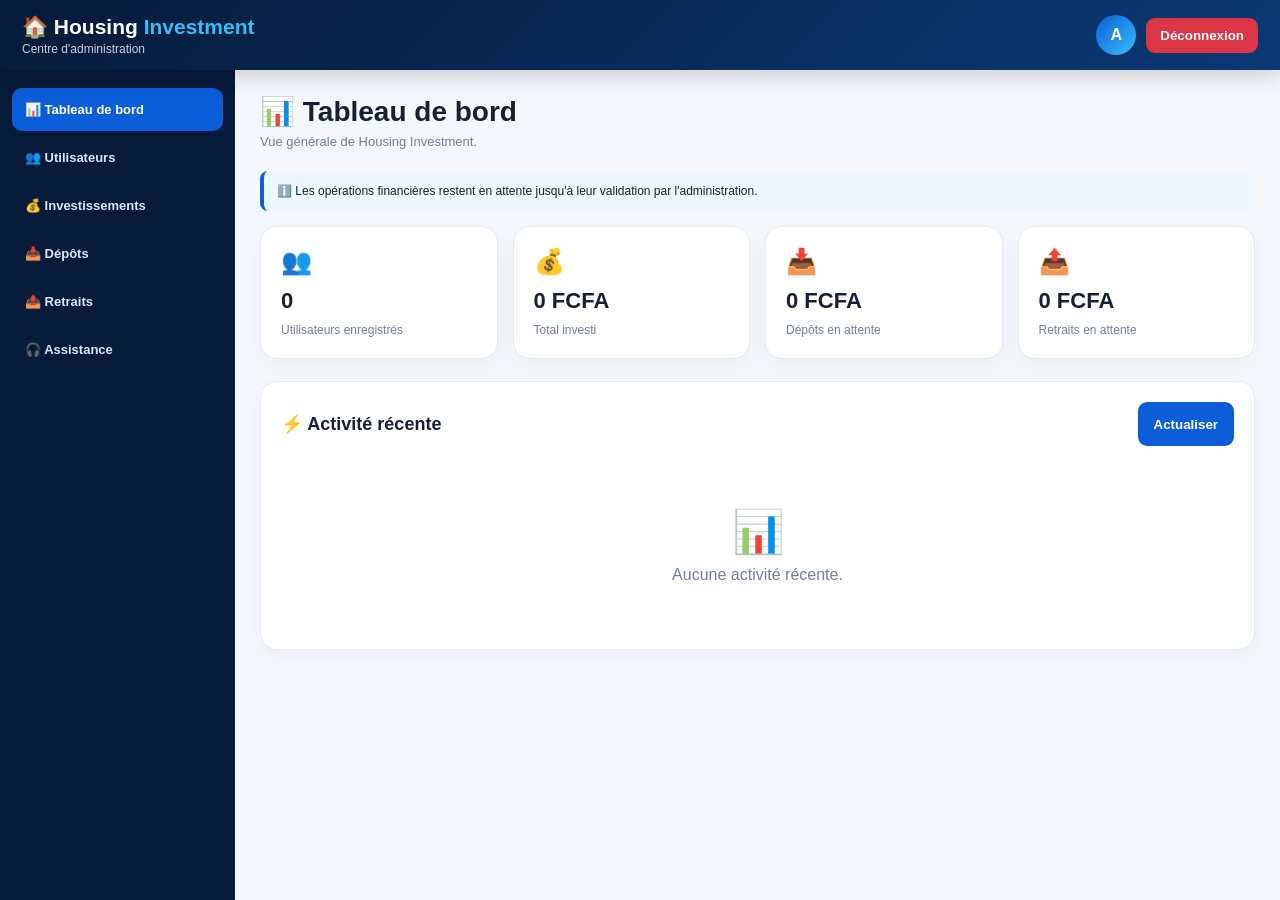
<file: admin.html>
<!DOCTYPE html>
<html lang="fr">
<head>
<meta charset="UTF-8">
<meta name="viewport" content="width=device-width,initial-scale=1.0">

<title>Administration — Housing Investment</title>

<style>
*{
    box-sizing:border-box;
    margin:0;
    padding:0;
}

:root{
    --navy:#071b3a;
    --navy2:#0b2854;
    --blue:#0b5ed7;
    --cyan:#38bdf8;
    --green:#198754;
    --orange:#f59e0b;
    --red:#dc3545;
    --bg:#f4f7fb;
    --card:#fff;
    --text:#172033;
    --muted:#718096;
    --border:#e5eaf0;
}

body{
    font-family:Arial,Helvetica,sans-serif;
    background:var(--bg);
    color:var(--text);
}

/* HEADER */

header{
    height:70px;
    background:linear-gradient(135deg,#071b3a,#0b3975);
    color:#fff;
    display:flex;
    align-items:center;
    justify-content:space-between;
    padding:0 22px;
    position:sticky;
    top:0;
    z-index:1000;
    box-shadow:0 5px 25px rgba(0,0,0,.18);
}

.logo{
    font-size:21px;
    font-weight:900;
}

.logo span{
    color:var(--cyan);
}

.admin-title{
    font-size:12px;
    opacity:.8;
    margin-top:3px;
}

.header-right{
    display:flex;
    align-items:center;
    gap:10px;
}

.admin-avatar{
    width:40px;
    height:40px;
    border-radius:50%;
    background:linear-gradient(135deg,#0b5ed7,#38bdf8);
    display:flex;
    align-items:center;
    justify-content:center;
    font-weight:900;
}

.logout{
    border:0;
    background:var(--red);
    color:white;
    padding:10px 14px;
    border-radius:9px;
    cursor:pointer;
    font-weight:bold;
}

/* LAYOUT */

.layout{
    display:flex;
    min-height:calc(100vh - 70px);
}

.sidebar{
    width:235px;
    background:var(--navy);
    color:white;
    padding:18px 12px;
    flex-shrink:0;
}

.menu{
    width:100%;
    border:0;
    background:transparent;
    color:#dce7f5;
    text-align:left;
    padding:14px 13px;
    border-radius:10px;
    margin-bottom:5px;
    cursor:pointer;
    font-size:13px;
    font-weight:600;
    transition:.2s;
}

.menu:hover,
.menu.active{
    background:var(--blue);
    color:white;
}

.main{
    flex:1;
    padding:25px;
    min-width:0;
}

.page{
    display:none;
}

.page.active{
    display:block;
}

.title{
    margin-bottom:22px;
}

.title h1{
    font-size:28px;
    margin-bottom:6px;
}

.title p{
    color:var(--muted);
    font-size:13px;
}

/* DASHBOARD CARDS */

.stats{
    display:grid;
    grid-template-columns:repeat(4,1fr);
    gap:15px;
    margin-bottom:22px;
}

.stat{
    background:var(--card);
    border:1px solid var(--border);
    border-radius:17px;
    padding:20px;
    box-shadow:0 6px 22px rgba(0,0,0,.04);
}

.stat-icon{
    font-size:25px;
    margin-bottom:12px;
}

.stat strong{
    display:block;
    font-size:22px;
    margin-bottom:6px;
}

.stat span{
    color:var(--muted);
    font-size:12px;
}

/* CARDS */

.card{
    background:white;
    border:1px solid var(--border);
    border-radius:17px;
    padding:20px;
    margin-bottom:20px;
    box-shadow:0 6px 22px rgba(0,0,0,.04);
}

.card-title{
    display:flex;
    justify-content:space-between;
    align-items:center;
    gap:10px;
    margin-bottom:16px;
}

.card-title h2{
    font-size:18px;
}

/* SEARCH */

.toolbar{
    display:flex;
    gap:10px;
    flex-wrap:wrap;
    margin-bottom:15px;
}

.search{
    flex:1;
    min-width:220px;
    height:44px;
    border:1px solid #d8dee8;
    border-radius:9px;
    padding:0 13px;
    outline:none;
}

.search:focus{
    border-color:var(--blue);
}

.refresh{
    height:44px;
    border:0;
    background:var(--blue);
    color:white;
    padding:0 16px;
    border-radius:9px;
    cursor:pointer;
    font-weight:bold;
}

/* TABLE */

.table-container{
    width:100%;
    overflow-x:auto;
}

table{
    width:100%;
    border-collapse:collapse;
    min-width:750px;
}

th{
    background:#f4f7fb;
    color:#536274;
    font-size:11px;
    text-align:left;
    padding:13px;
    white-space:nowrap;
}

td{
    padding:13px;
    border-top:1px solid #edf0f4;
    font-size:12px;
    vertical-align:middle;
}

tr:hover td{
    background:#fafcff;
}

.badge{
    display:inline-block;
    padding:5px 9px;
    border-radius:20px;
    font-size:10px;
    font-weight:bold;
}

.green{
    background:#e6f7ee;
    color:#198754;
}

.orange{
    background:#fff3dc;
    color:#b56b00;
}

.red{
    background:#fde8ea;
    color:#c82333;
}

.blue{
    background:#e7f1ff;
    color:#0b5ed7;
}

/* BUTTONS */

.btn{
    border:0;
    border-radius:7px;
    padding:8px 10px;
    cursor:pointer;
    font-size:11px;
    font-weight:bold;
    margin:2px;
}

.btn-green{
    background:#198754;
    color:white;
}

.btn-red{
    background:#dc3545;
    color:white;
}

.btn-blue{
    background:#0b5ed7;
    color:white;
}

.btn-gray{
    background:#edf0f4;
    color:#333;
}

/* EMPTY */

.empty{
    text-align:center;
    padding:45px 20px;
    color:var(--muted);
}

.empty-icon{
    font-size:42px;
    margin-bottom:10px;
}

/* MODAL */

.modal{
    position:fixed;
    inset:0;
    background:rgba(0,0,0,.58);
    display:none;
    align-items:center;
    justify-content:center;
    padding:20px;
    z-index:3000;
}

.modal.show{
    display:flex;
}

.modal-box{
    width:100%;
    max-width:480px;
    max-height:90vh;
    overflow:auto;
    background:white;
    border-radius:18px;
    padding:24px;
}

.modal-box h2{
    margin-bottom:17px;
}

.modal-box input,
.modal-box textarea,
.modal-box select{
    width:100%;
    border:1px solid #d8dee8;
    border-radius:9px;
    padding:12px;
    margin-bottom:12px;
    outline:none;
    font-family:inherit;
}

.modal-box textarea{
    min-height:110px;
    resize:vertical;
}

.modal-actions{
    display:flex;
    gap:8px;
    margin-top:5px;
}

.modal-actions button{
    flex:1;
    height:44px;
    border:0;
    border-radius:9px;
    cursor:pointer;
    font-weight:bold;
}

.cancel{
    background:#edf0f4;
}

.confirm{
    background:var(--blue);
    color:white;
}

/* NOTIFICATION */

.notice{
    background:#eef6ff;
    border-left:4px solid var(--blue);
    border-radius:8px;
    padding:13px;
    font-size:12px;
    margin-bottom:15px;
}

/* MOBILE */

@media(max-width:1100px){

    .stats{
        grid-template-columns:repeat(2,1fr);
    }
}

@media(max-width:800px){

    .layout{
        display:block;
    }

    .sidebar{
        width:100%;
        display:flex;
        overflow-x:auto;
        padding:8px;
        gap:5px;
    }

    .menu{
        width:auto;
        white-space:nowrap;
        margin:0;
    }

    .main{
        padding:15px;
    }

    .admin-title{
        display:none;
    }
}

@media(max-width:550px){

    header{
        padding:0 12px;
    }

    .logo{
        font-size:16px;
    }

    .logout{
        padding:8px 9px;
        font-size:10px;
    }

    .stats{
        grid-template-columns:1fr;
    }

    .title h1{
        font-size:23px;
    }

    .admin-avatar{
        width:35px;
        height:35px;
    }
}
</style>
</head>

<body>

<header>

    <div>
        <div class="logo">
            🏠 Housing <span>Investment</span>
        </div>

        <div class="admin-title">
            Centre d'administration
        </div>
    </div>

    <div class="header-right">

        <div class="admin-avatar">
            A
        </div>

        <button
            class="logout"
            onclick="adminLogout()">

            Déconnexion

        </button>

    </div>

</header>


<div class="layout">

<aside class="sidebar">

    <button
        class="menu active"
        onclick="showAdminPage('dashboard',this)">

        📊 Tableau de bord

    </button>

    <button
        class="menu"
        onclick="showAdminPage('users',this)">

        👥 Utilisateurs

    </button>

    <button
        class="menu"
        onclick="showAdminPage('investments',this)">

        💰 Investissements

    </button>

    <button
        class="menu"
        onclick="showAdminPage('deposits',this)">

        📥 Dépôts

    </button>

    <button
        class="menu"
        onclick="showAdminPage('withdrawals',this)">

        📤 Retraits

    </button>

    <button
        class="menu"
        onclick="showAdminPage('support',this)">

        🎧 Assistance

    </button>

</aside>


<main class="main">


<!-- DASHBOARD -->

<section
    id="dashboard"
    class="page active">

    <div class="title">

        <h1>
            📊 Tableau de bord
        </h1>

        <p>
            Vue générale de Housing Investment.
        </p>

    </div>

    <div class="notice">
        ℹ️ Les opérations financières restent en attente
        jusqu'à leur validation par l'administration.
    </div>


    <div class="stats">

        <div class="stat">

            <div class="stat-icon">
                👥
            </div>

            <strong id="statUsers">
                0
            </strong>

            <span>
                Utilisateurs enregistrés
            </span>

        </div>


        <div class="stat">

            <div class="stat-icon">
                💰
            </div>

            <strong id="statInvestments">
                0 FCFA
            </strong>

            <span>
                Total investi
            </span>

        </div>


        <div class="stat">

            <div class="stat-icon">
                📥
            </div>

            <strong id="statDeposits">
                0 FCFA
            </strong>

            <span>
                Dépôts en attente
            </span>

        </div>


        <div class="stat">

            <div class="stat-icon">
                📤
            </div>

            <strong id="statWithdrawals">
                0 FCFA
            </strong>

            <span>
                Retraits en attente
            </span>

        </div>

    </div>


    <div class="card">

        <div class="card-title">

            <h2>
                ⚡ Activité récente
            </h2>

            <button
                class="refresh"
                onclick="refreshAdmin()">

                Actualiser

            </button>

        </div>

        <div id="recentActivity"></div>

    </div>

</section>


<!-- USERS -->

<section
    id="users"
    class="page">

    <div class="title">

        <h1>
            👥 Utilisateurs
        </h1>

        <p>
            Tous les comptes enregistrés sur la plateforme.
        </p>

    </div>

    <div class="card">

        <div class="toolbar">

            <input
                id="userSearch"
                class="search"
                type="search"
                placeholder="Rechercher par nom ou téléphone..."
                oninput="displayUsers()">

            <button
                class="refresh"
                onclick="displayUsers()">

                Actualiser

            </button>

        </div>

        <div
            id="usersTable"
            class="table-container">
        </div>

    </div>

</section>


<!-- INVESTMENTS -->

<section
    id="investments"
    class="page">

    <div class="title">

        <h1>
            💰 Investissements
        </h1>

        <p>
            Suivi des investissements enregistrés.
        </p>

    </div>

    <div class="card">

        <div
            id="investmentsTable"
            class="table-container">
        </div>

    </div>

</section>


<!-- DEPOSITS -->

<section
    id="deposits"
    class="page">

    <div class="title">

        <h1>
            📥 Dépôts
        </h1>

        <p>
            Validation des demandes de dépôt.
        </p>

    </div>

    <div class="notice">
        💡 Frais de dépôt : <strong>1 %</strong>.
        Le montant net crédité est calculé lors de la validation.
    </div>

    <div class="card">

        <div
            id="depositsTable"
            class="table-container">
        </div>

    </div>

</section>


<!-- WITHDRAWALS -->

<section
    id="withdrawals"
    class="page">

    <div class="title">

        <h1>
            📤 Retraits
        </h1>

        <p>
            Gestion des demandes de retrait.
        </p>

    </div>

    <div class="notice">
        💡 Frais de retrait : <strong>25 %</strong>.
        Le montant net envoyé au client est calculé lors de la validation.
    </div>

    <div class="card">

        <div
            id="withdrawalsTable"
            class="table-container">
        </div>

    </div>

</section>


<!-- SUPPORT -->

<section
    id="support"
    class="page">

    <div class="title">

        <h1>
            🎧 Assistance
        </h1>

        <p>
            Gestion des demandes des utilisateurs.
        </p>

    </div>

    <div class="card">

        <div
            id="supportTable"
            class="table-container">
        </div>

    </div>

</section>


</main>

</div>


<!-- MODAL REPONSE -->

<div
    id="supportModal"
    class="modal">

    <div class="modal-box">

        <h2>
            🎧 Répondre à l'utilisateur
        </h2>

        <input
            id="supportTicketId"
            type="hidden">

        <textarea
            id="supportResponse"
            placeholder="Écrire votre réponse...">
        </textarea>

        <div class="modal-actions">

            <button
                class="cancel"
                onclick="closeSupportModal()">

                Annuler

            </button>

            <button
                class="confirm"
                onclick="sendSupportResponse()">

                Envoyer

            </button>

        </div>

    </div>

</div>


<script>

/* =====================================================
   OUTILS
===================================================== */

function getArray(key){

    try{

        const data =
            JSON.parse(
                localStorage.getItem(key)
            );

        return Array.isArray(data)
            ? data
            : [];

    }catch(e){

        return [];

    }

}


function saveArray(key,data){

    localStorage.setItem(
        key,
        JSON.stringify(data)
    );

}


function escapeHtml(value){

    return String(value ?? "")
        .replace(/&/g,"&amp;")
        .replace(/</g,"&lt;")
        .replace(/>/g,"&gt;")
        .replace(/"/g,"&quot;")
        .replace(/'/g,"&#039;");

}


function money(value){

    return Number(value || 0)
        .toLocaleString("fr-FR")
        + " FCFA";

}


function getUserName(user){

    return user.name ||
           user.fullName ||
           user.nom ||
           "Utilisateur";

}


function getUserPhone(user){

    return user.phone ||
           user.telephone ||
           "—";

}


function normalizePhone(phone){

    return String(phone || "")
        .replace(/\s+/g,"")
        .replace(/^00225/,"+225");

}


/* =====================================================
   NAVIGATION
===================================================== */

function showAdminPage(id,button){

    document
    .querySelectorAll(".page")
    .forEach(function(page){

        page.classList.remove("active");

    });


    document
    .querySelectorAll(".menu")
    .forEach(function(btn){

        btn.classList.remove("active");

    });


    const page =
        document.getElementById(id);

    if(page){

        page.classList.add("active");

    }


    if(button){

        button.classList.add("active");

    }


    if(id === "dashboard"){
        updateStats();
        displayRecentActivity();
    }

    if(id === "users"){
        displayUsers();
    }

    if(id === "investments"){
        displayInvestments();
    }

    if(id === "deposits"){
        displayDeposits();
    }

    if(id === "withdrawals"){
        displayWithdrawals();
    }

    if(id === "support"){
        displaySupport();
    }

}


/* =====================================================
   STATISTIQUES
===================================================== */

function updateStats(){

    const users =
        getArray("users");

    const investments =
        getArray("investments");

    const deposits =
        getArray("deposits");

    const withdrawals =
        getArray("withdrawals");


    let totalInvested = 0;
    let pendingDeposits = 0;
    let pendingWithdrawals = 0;


    investments.forEach(function(item){

        if(
            item.status !== "Refusé" &&
            item.status !== "Annulé"
        ){

            totalInvested +=
                Number(item.amount || 0);

        }

    });


    deposits.forEach(function(item){

        if(
            !item.status ||
            item.status === "En attente"
        ){

            pendingDeposits +=
                Number(item.amount || 0);

        }

    });


    withdrawals.forEach(function(item){

        if(
            !item.status ||
            item.status === "En attente"
        ){

            pendingWithdrawals +=
                Number(item.amount || 0);

        }

    });


    document.getElementById(
        "statUsers"
    ).textContent =
        users.length;


    document.getElementById(
        "statInvestments"
    ).textContent =
        money(totalInvested);


    document.getElementById(
        "statDeposits"
    ).textContent =
        money(pendingDeposits);


    document.getElementById(
        "statWithdrawals"
    ).textContent =
        money(pendingWithdrawals);

}


/* =====================================================
   UTILISATEURS
===================================================== */

function displayUsers(){

    const users =
        getArray("users");


    const search =
        String(
            document.getElementById(
                "userSearch"
            )?.value || ""
        )
        .toLowerCase()
        .trim();


    const filtered =
        users.filter(function(user){

            const name =
                getUserName(user)
                .toLowerCase();

            const phone =
                getUserPhone(user)
                .toLowerCase();

            return !search ||
                name.includes(search) ||
                phone.includes(search);

        });


    const container =
        document.getElementById(
            "usersTable"
        );


    if(filtered.length === 0){

        container.innerHTML = `

            <div class="empty">

                <div class="empty-icon">
                    👥
                </div>

                Aucun utilisateur trouvé.

            </div>

        `;

        return;

    }


    let html = `

        <table>

            <thead>

                <tr>

                    <th>Nom</th>
                    <th>Téléphone</th>
                    <th>Email</th>
                    <th>Solde</th>
                    <th>Statut</th>

                </tr>

            </thead>

            <tbody>

    `;


    filtered.forEach(function(user){

        const status =
            user.status ||
            "Actif";


        html += `

            <tr>

                <td>
                    <strong>
                        ${escapeHtml(
                            getUserName(user)
                        )}
                    </strong>
                </td>

                <td>
                    ${escapeHtml(
                        getUserPhone(user)
                    )}
                </td>

                <td>
                    ${escapeHtml(
                        user.email || "—"
                    )}
                </td>

                <td>
                    ${money(
                        user.balance ||
                        user.solde ||
                        0
                    )}
                </td>

                <td>

                    <span class="badge green">
                        ${escapeHtml(status)}
                    </span>

                </td>

            </tr>

        `;

    });


    html += `
            </tbody>
        </table>
    `;


    container.innerHTML =
        html;

}


/* =====================================================
   INVESTISSEMENTS
===================================================== */

function displayInvestments(){

    const list =
        getArray("investments");


    const container =
        document.getElementById(
            "investmentsTable"
        );


    if(list.length === 0){

        container.innerHTML = `

            <div class="empty">

                <div class="empty-icon">
                    💰
                </div>

                Aucun investissement enregistré.

            </div>

        `;

        return;

    }


    let html = `

        <table>

            <thead>

                <tr>

                    <th>Utilisateur</th>
                    <th>Pack</th>
                    <th>Montant</th>
                    <th>Gain/jour</th>
                    <th>Durée</th>
                    <th>Date</th>
                    <th>Statut</th>

                </tr>

            </thead>

            <tbody>

    `;


    list.slice().reverse()
    .forEach(function(item){

        html += `

            <tr>

                <td>
                    ${escapeHtml(
                        item.name || "Utilisateur"
                    )}<br>
                    <small>
                        ${escapeHtml(
                            item.phone || ""
                        )}
                    </small>
                </td>

                <td>
                    ${escapeHtml(
                        item.pack || "—"
                    )}
                </td>

                <td>
                    ${money(item.amount)}
                </td>

                <td>
                    ${money(item.daily)}
                </td>

                <td>
                    ${item.duration || 180} jours
                </td>

                <td>
                    ${escapeHtml(
                        item.date || "—"
                    )}
                </td>

                <td>
                    <span class="badge green">
                        ${escapeHtml(
                            item.status || "Actif"
                        )}
                    </span>
                </td>

            </tr>

        `;

    });


    html += `
            </tbody>
        </table>
    `;


    container.innerHTML =
        html;

}


/* =====================================================
   DEPOTS
===================================================== */

function displayDeposits(){

    const list =
        getArray("deposits");


    const container =
        document.getElementById(
            "depositsTable"
        );


    if(list.length === 0){

        container.innerHTML = `

            <div class="empty">

                <div class="empty-icon">
                    📥
                </div>

                Aucun dépôt.

            </div>

        `;

        return;

    }


    let html = `

        <table>

            <thead>

                <tr>

                    <th>Utilisateur</th>
                    <th>Montant demandé</th>
                    <th>Frais 1 %</th>
                    <th>Net</th>
                    <th>Moyen</th>
                    <th>Date</th>
                    <th>Action</th>

                </tr>

            </thead>

            <tbody>

    `;


    list.slice().reverse()
    .forEach(function(item){

        const amount =
            Number(item.amount || 0);

        const fee =
            Math.round(amount * 0.01);

        const net =
            amount - fee;


        let actions = "";

        if(
            !item.status ||
            item.status === "En attente"
        ){

            actions = `

                <button
                    class="btn btn-green"
                    onclick="approveDeposit(${item.id})">

                    Valider

                </button>

                <button
                    class="btn btn-red"
                    onclick="rejectDeposit(${item.id})">

                    Refuser

                </button>

            `;

        }else{

            actions = `

                <span class="badge
                    ${item.status === "Validé"
                        ? "green"
                        : "red"}">

                    ${escapeHtml(
                        item.status
                    )}

                </span>

            `;

        }


        html += `

            <tr>

                <td>
                    ${escapeHtml(
                        item.name || "Utilisateur"
                    )}<br>
                    <small>
                        ${escapeHtml(
                            item.phone || ""
                        )}
                    </small>
                </td>

                <td>
                    ${money(amount)}
                </td>

                <td>
                    ${money(fee)}
                </td>

                <td>
                    <strong>
                        ${money(net)}
                    </strong>
                </td>

                <td>
                    ${escapeHtml(
                        item.method || "—"
                    )}
                </td>

                <td>
                    ${escapeHtml(
                        item.date || "—"
                    )}
                </td>

                <td>
                    ${actions}
                </td>

            </tr>

        `;

    });


    html += `
            </tbody>
        </table>
    `;


    container.innerHTML =
        html;

}


/* =====================================================
   VALIDATION DEPOT
===================================================== */

function approveDeposit(id){

    const deposits =
        getArray("deposits");

    const index =
        deposits.findIndex(function(item){

            return String(item.id)
                === String(id);

        });


    if(index === -1){

        alert(
            "Dépôt introuvable."
        );

        return;

    }


    const item =
        deposits[index];


    if(item.status === "Validé"){

        return;

    }


    const amount =
        Number(item.amount || 0);

    const fee =
        Math.round(amount * 0.01);

    const net =
        amount - fee;


    if(
        !confirm(
            "Valider le dépôt de "
            + money(amount)
            + " ?\n\n"
            + "Frais : "
            + money(fee)
            + "\n"
            + "Montant crédité : "
            + money(net)
        )
    ){

        return;

    }


    const users =
        getArray("users");


    const targetPhone =
        normalizePhone(
            item.phone
        );


    const userIndex =
        users.findIndex(function(user){

            return normalizePhone(
                getUserPhone(user)
            ) === targetPhone;

        });


    if(userIndex !== -1){

        const oldBalance =
            Number(
                users[userIndex].balance ||
                users[userIndex].solde ||
                0
            );


        users[userIndex].balance =
            oldBalance + net;


        if(
            users[userIndex].solde !== undefined
        ){

            users[userIndex].solde =
                users[userIndex].balance;

        }


        saveArray(
            "users",
            users
        );


        updateCurrentUserIfSame(
            users[userIndex]
        );

    }


    item.status =
        "Validé";

    item.fee =
        fee;

    item.netAmount =
        net;

    item.validatedAt =
        new Date().toLocaleString(
            "fr-FR"
        );


    deposits[index] =
        item;


    saveArray(
        "deposits",
        deposits
    );


    addAdminNotification(
        item,
        "Dépôt validé",
        "Votre dépôt de "
        + money(amount)
        + " a été validé. "
        + "Montant crédité : "
        + money(net)
    );


    alert(
        "Dépôt validé avec succès."
    );


    refreshAdmin();

}


/* =====================================================
   REFUS DEPOT
===================================================== */

function rejectDeposit(id){

    const deposits =
        getArray("deposits");


    const index =
        deposits.findIndex(function(item){

            return String(item.id)
                === String(id);

        });


    if(index === -1){

        return;

    }


    if(
        !confirm(
            "Refuser cette demande de dépôt ?"
        )
    ){

        return;

    }


    deposits[index].status =
        "Refusé";


    deposits[index].rejectedAt =
        new Date().toLocaleString(
            "fr-FR"
        );


    saveArray(
        "deposits",
        deposits
    );


    addAdminNotification(
        deposits[index],
        "Dépôt refusé",
        "Votre demande de dépôt de "
        + money(
            deposits[index].amount
        )
        + " a été refusée."
    );


    refreshAdmin();

}


/* =====================================================
   RETRAITS
===================================================== */

function displayWithdrawals(){

    const list =
        getArray("withdrawals");


    const container =
        document.getElementById(
            "withdrawalsTable"
        );


    if(list.length === 0){

        container.innerHTML = `

            <div class="empty">

                <div class="empty-icon">
                    📤
                </div>

                Aucun retrait.

            </div>

        `;

        return;

    }


    let html = `

        <table>

            <thead>

                <tr>

                    <th>Utilisateur</th>
                    <th>Montant demandé</th>
                    <th>Frais 25 %</th>
                    <th>Net envoyé</th>
                    <th>Destination</th>
                    <th>Date</th>
                    <th>Action</th>

                </tr>

            </thead>

            <tbody>

    `;


    list.slice().reverse()
    .forEach(function(item){

        const amount =
            Number(item.amount || 0);

        const fee =
            Math.round(amount * 0.25);

        const net =
            amount - fee;


        let actions = "";

        if(
            !item.status ||
            item.status === "En attente"
        ){

            actions = `

                <button
                    class="btn btn-green"
                    onclick="approveWithdrawal(${item.id})">

                    Valider

                </button>

                <button
                    class="btn btn-red"
                    onclick="rejectWithdrawal(${item.id})">

                    Refuser

                </button>

            `;

        }else{

            actions = `

                <span class="badge
                    ${item.status === "Validé"
                        ? "green"
                        : "red"}">

                    ${escapeHtml(
                        item.status
                    )}

                </span>

            `;

        }


        html += `

            <tr>

                <td>
                    ${escapeHtml(
                        item.name || "Utilisateur"
                    )}<br>
                    <small>
                        ${escapeHtml(
                            item.phone || ""
                        )}
                    </small>
                </td>

                <td>
                    ${money(amount)}
                </td>

                <td>
                    ${money(fee)}
                </td>

                <td>
                    <strong>
                        ${money(net)}
                    </strong>
                </td>

                <td>
                    ${escapeHtml(
                        item.destination || "—"
                    )}
                </td>

                <td>
                    ${escapeHtml(
                        item.date || "—"
                    )}
                </td>

                <td>
                    ${actions}
                </td>

            </tr>

        `;

    });


    html += `
            </tbody>
        </table>
    `;


    container.innerHTML =
        html;

}


/* =====================================================
   VALIDATION RETRAIT
===================================================== */

function approveWithdrawal(id){

    const withdrawals =
        getArray("withdrawals");


    const index =
        withdrawals.findIndex(function(item){

            return String(item.id)
                === String(id);

        });


    if(index === -1){

        return;

    }


    const item =
        withdrawals[index];


    const amount =
        Number(item.amount || 0);


    const fee =
        Math.round(amount * 0.25);


    const net =
        amount - fee;


    if(
        !confirm(
            "Valider ce retrait de "
            + money(amount)
            + " ?\n\n"
            + "Frais : "
            + money(fee)
            + "\n"
            + "Montant net à envoyer : "
            + money(net)
        )
    ){

        return;

    }


    withdrawals[index].status =
        "Validé";

    withdrawals[index].fee =
        fee;

    withdrawals[index].netAmount =
        net;

    withdrawals[index].validatedAt =
        new Date().toLocaleString(
            "fr-FR"
        );


    saveArray(
        "withdrawals",
        withdrawals
    );


    addAdminNotification(
        item,
        "Retrait validé",
        "Votre retrait de "
        + money(amount)
        + " a été validé. "
        + "Montant net : "
        + money(net)
    );


    alert(
        "Retrait validé."
    );


    refreshAdmin();

}


/* =====================================================
   REFUS RETRAIT
===================================================== */

function rejectWithdrawal(id){

    const withdrawals =
        getArray("withdrawals");


    const index =
        withdrawals.findIndex(function(item){

            return String(item.id)
                === String(id);

        });


    if(index === -1){

        return;

    }


    if(
        !confirm(
            "Refuser cette demande de retrait ?"
        )
    ){

        return;

    }


    withdrawals[index].status =
        "Refusé";


    withdrawals[index].rejectedAt =
        new Date().toLocaleString(
            "fr-FR"
        );


    saveArray(
        "withdrawals",
        withdrawals
    );


    addAdminNotification(
        withdrawals[index],
        "Retrait refusé",
        "Votre demande de retrait de "
        + money(
            withdrawals[index].amount
        )
        + " a été refusée."
    );


    refreshAdmin();

}


/* =====================================================
   NOTIFICATIONS UTILISATEUR
===================================================== */

function addAdminNotification(
    item,
    title,
    text
){

    const notifications =
        getArray(
            "userNotifications"
        );


    notifications.push({

        id:Date.now(),

        title:title,

        text:text,

        phone:
            item.phone || "",

        date:new Date()
            .toLocaleString("fr-FR"),

        read:false

    });


    saveArray(
        "userNotifications",
        notifications
    );

}


/* =====================================================
   SYNCHRONISATION CURRENT USER
===================================================== */

function updateCurrentUserIfSame(user){

    try{

        const current =
            JSON.parse(
                localStorage.getItem(
                    "currentUser"
                )
            );


        if(!current){

            return;

        }


        if(
            normalizePhone(
                getUserPhone(current)
            )
            ===
            normalizePhone(
                getUserPhone(user)
            )
        ){

            localStorage.setItem(
                "currentUser",
                JSON.stringify(user)
            );

        }

    }catch(e){}

}


/* =====================================================
   ASSISTANCE
===================================================== */

function displaySupport(){

    const tickets =
        getArray("supportTickets");


    const container =
        document.getElementById(
            "supportTable"
        );


    if(tickets.length === 0){

        container.innerHTML = `

            <div class="empty">

                <div class="empty-icon">
                    🎧
                </div>

                Aucune demande d'assistance.

            </div>

        `;

        return;

    }


    let html = `

        <table>

            <thead>

                <tr>

                    <th>Utilisateur</th>
                    <th>Sujet</th>
                    <th>Message</th>
                    <th>Date</th>
                    <th>Statut</th>
                    <th>Action</th>

                </tr>

            </thead>

            <tbody>

    `;


    tickets.slice().reverse()
    .forEach(function(ticket){

        const status =
            ticket.status ||
            "Ouvert";


        html += `

            <tr>

                <td>
                    ${escapeHtml(
                        ticket.name ||
                        "Utilisateur"
                    )}
                </td>

                <td>
                    ${escapeHtml(
                        ticket.subject ||
                        ticket.title ||
                        "Assistance"
                    )}
                </td>

                <td>
                    ${escapeHtml(
                        ticket.message ||
                        ""
                    ).substring(0,120)}
                </td>

                <td>
                    ${escapeHtml(
                        ticket.date ||
                        "—"
                    )}
                </td>

                <td>

                    <span class="badge
                        ${status === "Résolu"
                            ? "green"
                            : "orange"}">

                        ${escapeHtml(status)}

                    </span>

                </td>

                <td>

                    <button
                        class="btn btn-blue"
                        onclick="openSupportModal('${ticket.id}')">

                        Répondre

                    </button>

                </td>

            </tr>

        `;

    });


    html += `
            </tbody>
        </table>
    `;


    container.innerHTML =
        html;

}


function openSupportModal(id){

    document.getElementById(
        "supportTicketId"
    ).value = id;


    document.getElementById(
        "supportResponse"
    ).value = "";


    document.getElementById(
        "supportModal"
    ).classList.add("show");

}


function closeSupportModal(){

    document.getElementById(
        "supportModal"
    ).classList.remove("show");

}


function sendSupportResponse(){

    const id =
        document.getElementById(
            "supportTicketId"
        ).value;


    const response =
        document.getElementById(
            "supportResponse"
        ).value.trim();


    if(!response){

        alert(
            "Veuillez écrire une réponse."
        );

        return;

    }


    const tickets =
        getArray("supportTickets");


    const index =
        tickets.findIndex(function(ticket){

            return String(ticket.id)
                === String(id);

        });


    if(index === -1){

        alert(
            "Ticket introuvable."
        );

        return;

    }


    tickets[index].response =
        response;

    tickets[index].status =
        "Résolu";

    tickets[index].respondedAt =
        new Date().toLocaleString(
            "fr-FR"
        );


    saveArray(
        "supportTickets",
        tickets
    );


    addAdminNotification(
        tickets[index],
        "Réponse de l'assistance",
        response
    );


    closeSupportModal();

    displaySupport();


    alert(
        "Réponse envoyée."
    );

}


/* =====================================================
   ACTIVITÉ RÉCENTE
===================================================== */

function displayRecentActivity(){

    const container =
        document.getElementById(
            "recentActivity"
        );


    const deposits =
        getArray("deposits");

    const withdrawals =
        getArray("withdrawals");

    const investments =
        getArray("investments");


    const activities = [];


    deposits.slice(-5)
    .forEach(function(item){

        activities.push({

            date:item.date || "",

            text:
                "📥 Dépôt de "
                + money(item.amount)
                + " — "
                + (item.name || "Utilisateur")

        });

    });


    withdrawals.slice(-5)
    .forEach(function(item){

        activities.push({

            date:item.date || "",

            text:
                "📤 Retrait de "
                + money(item.amount)
                + " — "
                + (item.name || "Utilisateur")

        });

    });


    investments.slice(-5)
    .forEach(function(item){

        activities.push({

            date:item.date || "",

            text:
                "💰 Investissement "
                + (item.pack || "")
                + " — "
                + money(item.amount)

        });

    });


    if(activities.length === 0){

        container.innerHTML = `

            <div class="empty">

                <div class="empty-icon">
                    📊
                </div>

                Aucune activité récente.

            </div>

        `;

        return;

    }


    activities.reverse();


    container.innerHTML =
        activities.map(function(item){

            return `

                <div style="
                    padding:13px 0;
                    border-bottom:1px solid #edf0f4;
                    font-size:12px;
                ">

                    <strong>
                        ${escapeHtml(
                            item.text
                        )}
                    </strong>

                    <div style="
                        color:#7b8797;
                        margin-top:4px;
                    ">

                        ${escapeHtml(
                            item.date
                        )}

                    </div>

                </div>

            `;

        }).join("");

}


/* =====================================================
   ACTUALISATION
===================================================== */

function refreshAdmin(){

    updateStats();

    displayRecentActivity();

    displayUsers();

    displayInvestments();

    displayDeposits();

    displayWithdrawals();

    displaySupport();

}


/* =====================================================
   DECONNEXION
===================================================== */

function adminLogout(){

    localStorage.removeItem(
        "adminLoggedIn"
    );

    localStorage.removeItem(
        "admin"
    );

    window.location.href =
        "login.html";

}


/* =====================================================
   INITIALISATION
===================================================== */

document.addEventListener(
    "DOMContentLoaded",
    function(){

        refreshAdmin();

    }
);


/* Actualisation automatique */

setInterval(function(){

    updateStats();

},5000);

</script>

</body>
</html>
</file>
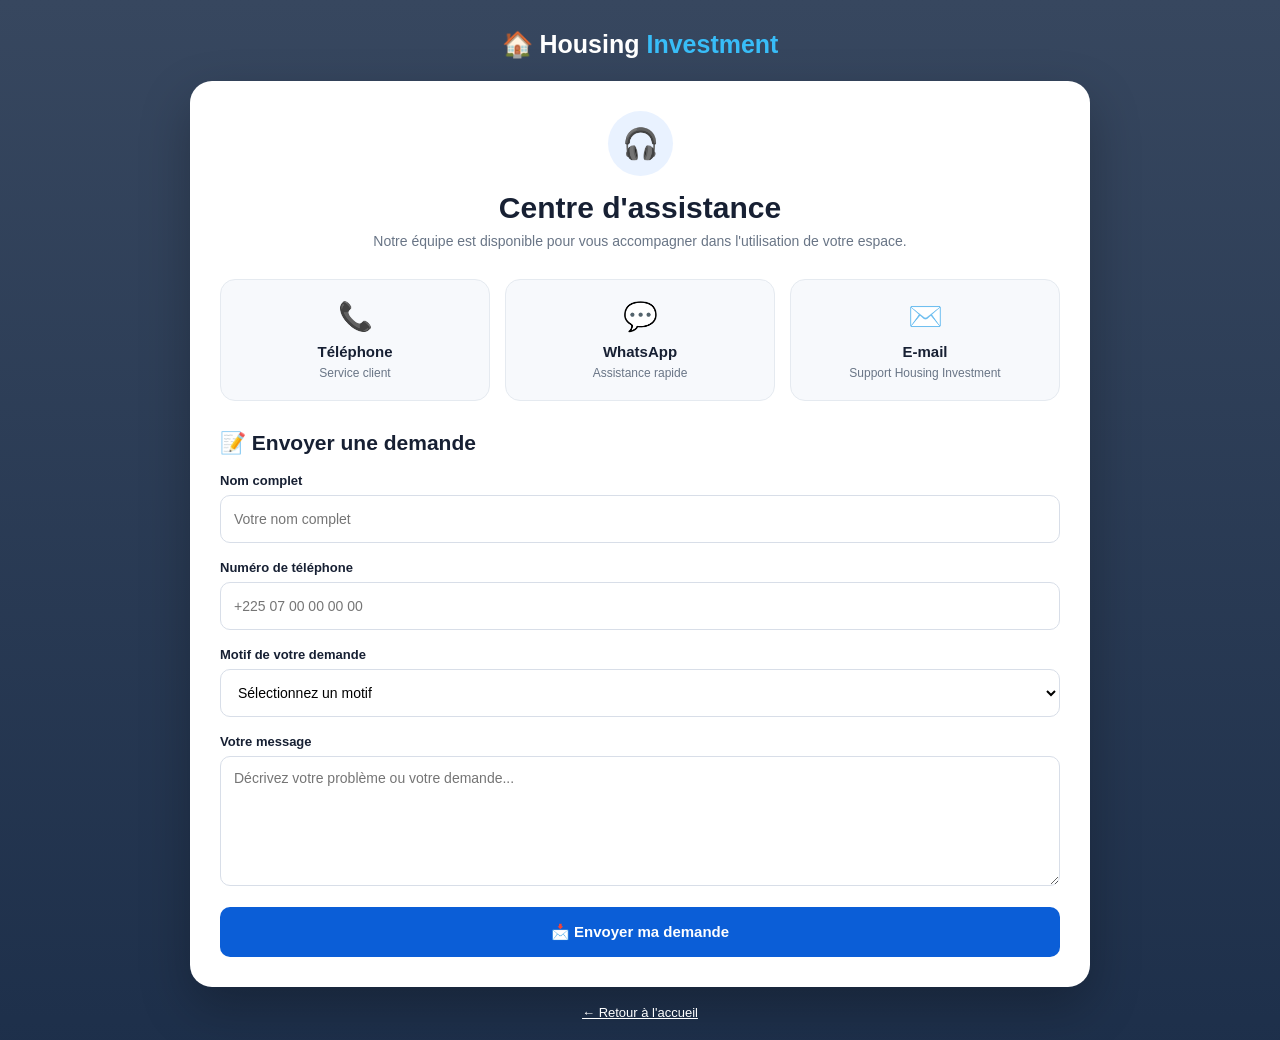
<file: contact.html>
<!DOCTYPE html>
<html lang="fr">
<head>
<meta charset="UTF-8">
<meta name="viewport" content="width=device-width, initial-scale=1.0">

<title>Assistance — Housing Investment</title>

<style>
*{
    box-sizing:border-box;
    margin:0;
    padding:0;
}

body{
    min-height:100vh;
    font-family:Arial,Helvetica,sans-serif;
    background:
        linear-gradient(rgba(5,25,55,.80),rgba(5,25,55,.90)),
        url("https://images.unsplash.com/photo-1600585154340-be6161a56a0c?auto=format&fit=crop&w=1600&q=85")
        center/cover fixed;
    color:#172033;
    padding:20px;
}

.container{
    width:100%;
    max-width:900px;
    margin:auto;
}

.logo{
    text-align:center;
    color:white;
    font-size:25px;
    font-weight:800;
    margin:10px 0 22px;
}

.logo span{
    color:#38bdf8;
}

.card{
    background:white;
    border-radius:22px;
    padding:30px;
    box-shadow:0 20px 50px rgba(0,0,0,.25);
}

.header{
    text-align:center;
    margin-bottom:30px;
}

.icon{
    width:65px;
    height:65px;
    border-radius:50%;
    background:#e9f2ff;
    display:flex;
    align-items:center;
    justify-content:center;
    margin:0 auto 15px;
    font-size:30px;
}

.header h1{
    font-size:30px;
    margin-bottom:8px;
}

.header p{
    color:#697586;
    font-size:14px;
}

.contact-grid{
    display:grid;
    grid-template-columns:repeat(3,1fr);
    gap:15px;
    margin-bottom:30px;
}

.contact-box{
    background:#f7f9fc;
    border:1px solid #e5eaf0;
    border-radius:15px;
    padding:20px;
    text-align:center;
}

.contact-icon{
    font-size:28px;
    margin-bottom:10px;
}

.contact-box h3{
    font-size:15px;
    margin-bottom:6px;
}

.contact-box p{
    color:#697586;
    font-size:12px;
}

.form-title{
    font-size:21px;
    margin-bottom:18px;
}

.form-group{
    margin-bottom:17px;
}

label{
    display:block;
    font-size:13px;
    font-weight:bold;
    margin-bottom:7px;
}

input,
select,
textarea{
    width:100%;
    border:1px solid #d8dee8;
    border-radius:10px;
    padding:13px;
    font-family:Arial,Helvetica,sans-serif;
    font-size:14px;
    outline:none;
    background:white;
}

input,
select{
    height:48px;
}

textarea{
    min-height:130px;
    resize:vertical;
}

input:focus,
select:focus,
textarea:focus{
    border-color:#0b5ed7;
    box-shadow:0 0 0 3px rgba(11,94,215,.1);
}

.submit{
    width:100%;
    height:50px;
    border:none;
    border-radius:10px;
    background:#0b5ed7;
    color:white;
    font-size:15px;
    font-weight:bold;
    cursor:pointer;
}

.submit:hover{
    background:#084da8;
}

.message{
    display:none;
    padding:12px;
    border-radius:9px;
    margin-bottom:17px;
    text-align:center;
    font-size:13px;
    font-weight:bold;
}

.message.success{
    display:block;
    background:#e8f8ef;
    color:#18794e;
}

.message.error{
    display:block;
    background:#ffe9e9;
    color:#b42318;
}

.back{
    display:block;
    text-align:center;
    color:white;
    margin-top:18px;
    font-size:13px;
}

.back:hover{
    color:#38bdf8;
}

@media(max-width:700px){

    .contact-grid{
        grid-template-columns:1fr;
    }

    .card{
        padding:22px 18px;
    }

    .header h1{
        font-size:25px;
    }
}
</style>
</head>

<body>

<div class="container">

    <div class="logo">
        🏠 Housing <span>Investment</span>
    </div>


    <div class="card">

        <div class="header">

            <div class="icon">
                🎧
            </div>

            <h1>
                Centre d'assistance
            </h1>

            <p>
                Notre équipe est disponible pour vous accompagner
                dans l'utilisation de votre espace.
            </p>

        </div>


        <!-- CONTACTS -->

        <div class="contact-grid">

            <div class="contact-box">

                <div class="contact-icon">
                    📞
                </div>

                <h3>
                    Téléphone
                </h3>

                <p>
                    Service client
                </p>

            </div>


            <div class="contact-box">

                <div class="contact-icon">
                    💬
                </div>

                <h3>
                    WhatsApp
                </h3>

                <p>
                    Assistance rapide
                </p>

            </div>


            <div class="contact-box">

                <div class="contact-icon">
                    ✉️
                </div>

                <h3>
                    E-mail
                </h3>

                <p>
                    Support Housing Investment
                </p>

            </div>

        </div>


        <h2 class="form-title">
            📝 Envoyer une demande
        </h2>


        <div
            id="message"
            class="message">
        </div>


        <form id="contactForm">


            <div class="form-group">

                <label for="name">
                    Nom complet
                </label>

                <input
                    type="text"
                    id="name"
                    placeholder="Votre nom complet"
                    required>

            </div>


            <div class="form-group">

                <label for="phone">
                    Numéro de téléphone
                </label>

                <input
                    type="tel"
                    id="phone"
                    placeholder="+225 07 00 00 00 00"
                    required>

            </div>


            <div class="form-group">

                <label for="subject">
                    Motif de votre demande
                </label>

                <select
                    id="subject"
                    required>

                    <option value="">
                        Sélectionnez un motif
                    </option>

                    <option>
                        Problème de compte
                    </option>

                    <option>
                        Dépôt
                    </option>

                    <option>
                        Retrait
                    </option>

                    <option>
                        Investissement
                    </option>

                    <option>
                        Mot de passe
                    </option>

                    <option>
                        Autre
                    </option>

                </select>

            </div>


            <div class="form-group">

                <label for="messageText">
                    Votre message
                </label>

                <textarea
                    id="messageText"
                    placeholder="Décrivez votre problème ou votre demande..."
                    required></textarea>

            </div>


            <button
                type="submit"
                class="submit">

                📩 Envoyer ma demande

            </button>

        </form>

    </div>


    <a
        href="index.html"
        class="back">

        ← Retour à l'accueil

    </a>

</div>


<script>

const form =
    document.getElementById("contactForm");

const message =
    document.getElementById("message");


form.addEventListener(
    "submit",
    function(event){

        event.preventDefault();


        const name =
            document
            .getElementById("name")
            .value
            .trim();

        const phone =
            document
            .getElementById("phone")
            .value
            .trim();

        const subject =
            document
            .getElementById("subject")
            .value;

        const messageText =
            document
            .getElementById("messageText")
            .value
            .trim();


        if(
            !name ||
            !phone ||
            !subject ||
            !messageText
        ){

            message.textContent =
                "Veuillez remplir tous les champs.";

            message.className =
                "message error";

            return;
        }


        /*
        Enregistrement local de la demande.
        Cela permet à l'administrateur de retrouver
        les demandes lorsque nous ajouterons
        la section Assistance dans admin.html.
        */

        let requests = [];

        try{

            requests =
                JSON.parse(
                    localStorage.getItem(
                        "supportRequests"
                    )
                ) || [];

        }catch(error){

            requests = [];

        }


        const request = {

            id:
                Date.now(),

            name:
                name,

            phone:
                phone,

            subject:
                subject,

            message:
                messageText,

            date:
                new Date().toLocaleString(
                    "fr-FR"
                ),

            status:
                "Nouveau"

        };


        requests.push(request);


        localStorage.setItem(
            "supportRequests",
            JSON.stringify(requests)
        );


        message.textContent =
            "Votre demande a bien été enregistrée. Merci de contacter Housing Investment.";

        message.className =
            "message success";


        form.reset();

    }
);

</script>

</body>
</html>
</file>
